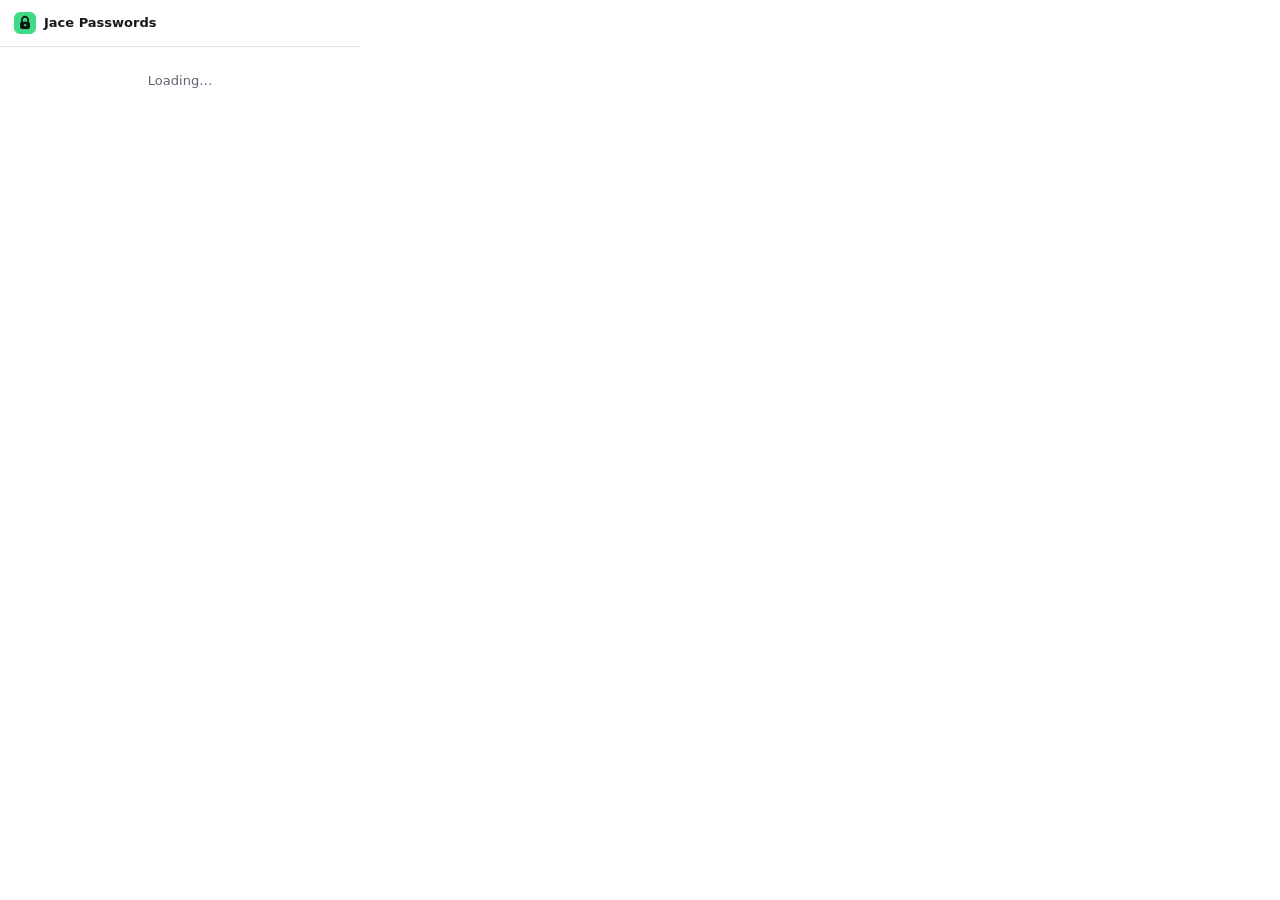
<file: extension/popup.html>
<!doctype html>
<html lang="en">
<head>
<meta charset="utf-8">
<title>Jace Passwords</title>
<link rel="stylesheet" href="popup.css">
</head>
<body>
<header><img src="icons/icon32.png" alt=""><b>Jace Passwords</b><span id="who" class="muted"></span><button id="lock" class="ghost hidden" title="Lock">🔒</button></header>
<main id="main"><p class="muted center">Loading…</p></main>
<script src="popup.js"></script>
</body>
</html>
</file>
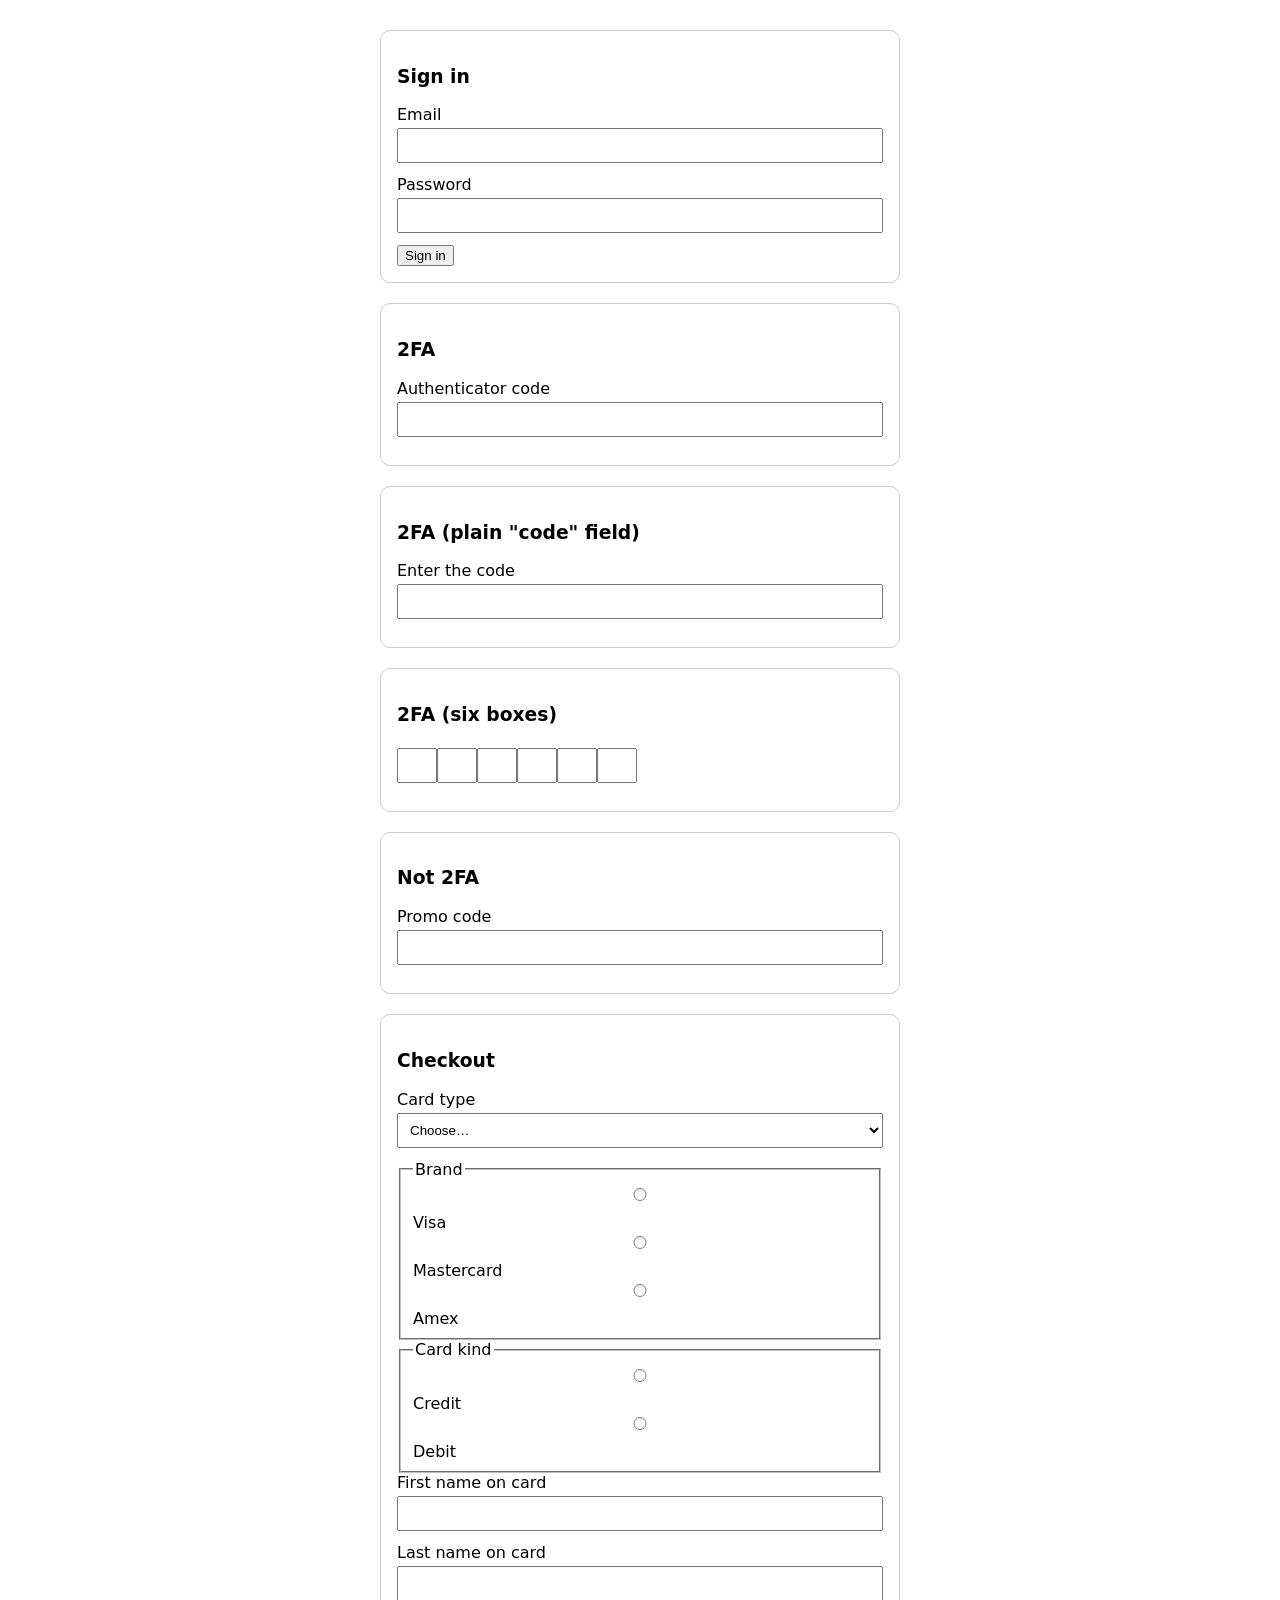
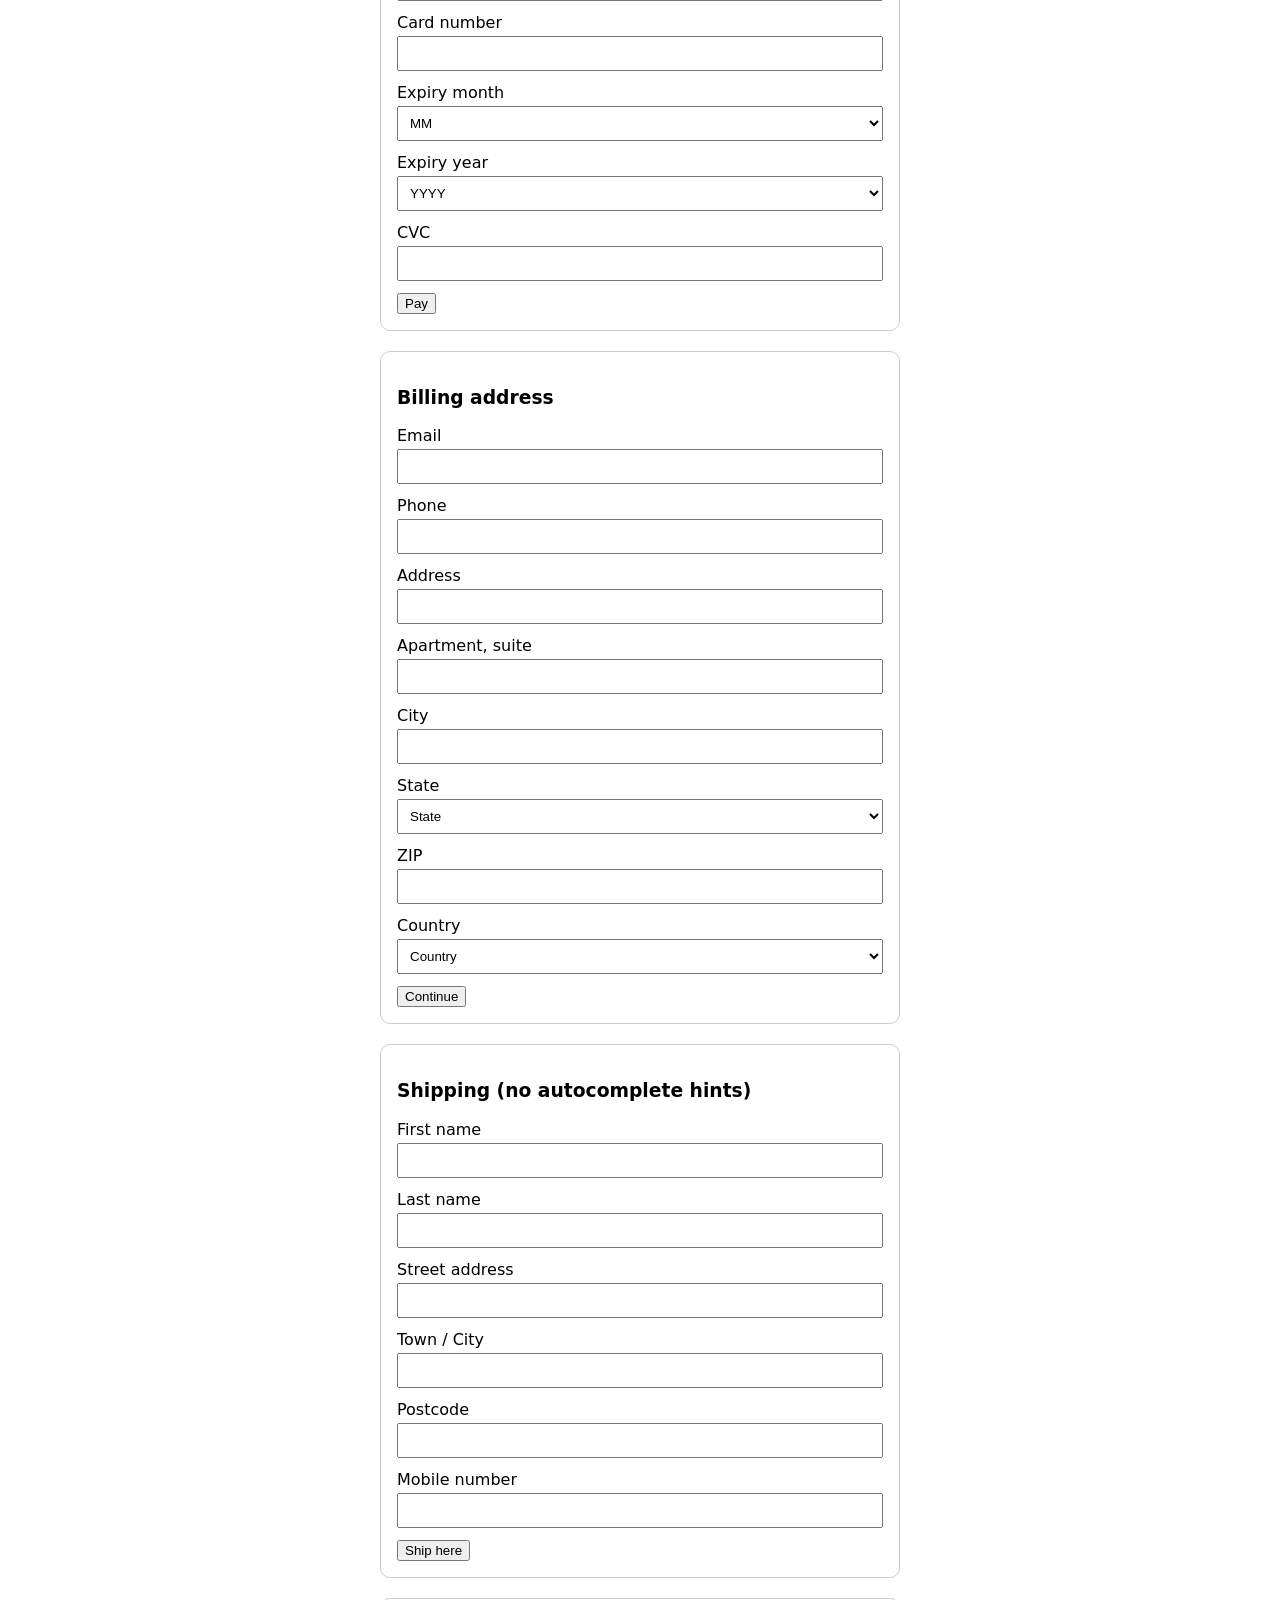
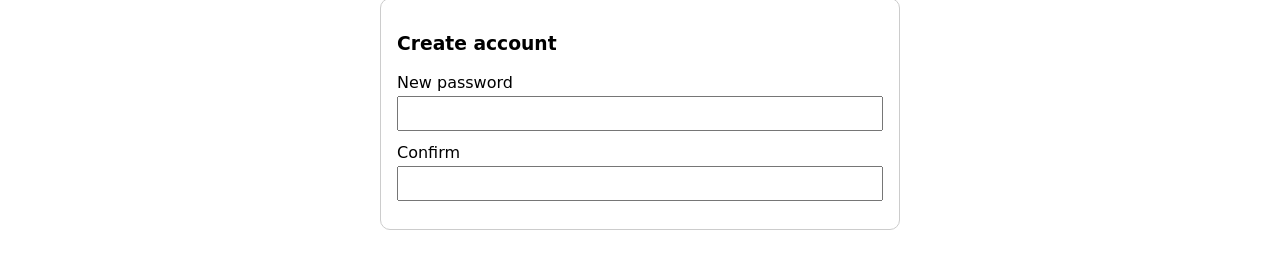
<file: tests/autofill-test.html>
<!doctype html>
<meta charset="utf-8">
<title>Autofill test page</title>
<style>body{font-family:system-ui;max-width:520px;margin:30px auto;padding:0 16px}input,select{display:block;width:100%;padding:8px;margin:4px 0 12px;box-sizing:border-box}form{border:1px solid #ccc;padding:16px;border-radius:10px;margin-bottom:20px}</style>
<!-- Open this file in a browser to try content.js without installing the extension:
     it stubs chrome.runtime with canned vault data. -->
<form id="login"><h3>Sign in</h3>
  <label>Email<input type="email" name="email" autocomplete="username"></label>
  <label>Password<input type="password" name="password" autocomplete="current-password"></label>
  <button>Sign in</button></form>
<form id="otp"><h3>2FA</h3><label>Authenticator code<input name="otp" autocomplete="one-time-code"></label></form>
<form id="otp2"><h3>2FA (plain "code" field)</h3><label>Enter the code<input name="code" inputmode="numeric" maxlength="6"></label></form>
<form id="otp3"><h3>2FA (six boxes)</h3><div class="boxes">
  <input maxlength="1" inputmode="numeric" style="width:40px;display:inline-block"><input maxlength="1" inputmode="numeric" style="width:40px;display:inline-block"><input maxlength="1" inputmode="numeric" style="width:40px;display:inline-block"><input maxlength="1" inputmode="numeric" style="width:40px;display:inline-block"><input maxlength="1" inputmode="numeric" style="width:40px;display:inline-block"><input maxlength="1" inputmode="numeric" style="width:40px;display:inline-block">
</div></form>
<form id="promo"><h3>Not 2FA</h3><label>Promo code<input name="promo_code" maxlength="8"></label></form>
<form id="pay"><h3>Checkout</h3>
  <label>Card type<select name="card_type"><option value="">Choose…</option><option value="VI">Visa</option><option value="MC">Mastercard</option><option value="AX">American Express</option></select></label>
  <fieldset><legend>Brand</legend><label><input type="radio" name="payment_brand" value="visa"> Visa</label> <label><input type="radio" name="payment_brand" value="mastercard"> Mastercard</label> <label><input type="radio" name="payment_brand" value="amex"> Amex</label></fieldset>
  <fieldset><legend>Card kind</legend><label><input type="radio" name="card_kind" value="credit"> Credit</label> <label><input type="radio" name="card_kind" value="debit"> Debit</label></fieldset>
  <label>First name on card<input name="cc_first" autocomplete="cc-given-name"></label>
  <label>Last name on card<input name="cc_last" autocomplete="cc-family-name"></label>
  <label>Card number<input name="cardnumber" autocomplete="billing cc-number"></label>
  <label>Expiry month<select name="exp_month" autocomplete="cc-exp-month"><option value="">MM</option><option value="01">01 - January</option><option value="02">02 - February</option><option value="03">03 - March</option><option value="04">04 - April</option><option value="05">05 - May</option><option value="06">06 - June</option><option value="07">07 - July</option><option value="08">08 - August</option><option value="09">09 - September</option><option value="10">10 - October</option><option value="11">11 - November</option><option value="12">12 - December</option></select></label>
  <label>Expiry year<select name="exp_year"><option value="">YYYY</option><option value="2026">2026</option><option value="2027">2027</option><option value="2028">2028</option><option value="2029">2029</option><option value="2030">2030</option><option value="2031">2031</option><option value="2032">2032</option><option value="2033">2033</option><option value="2034">2034</option><option value="2035">2035</option></select></label>
  <label>CVC<input name="cvc"></label>
  <button>Pay</button></form>
<form id="billing"><h3>Billing address</h3>
  <label>Email<input type="email" name="email" autocomplete="billing email"></label>
  <label>Phone<input type="tel" name="phone" autocomplete="billing tel"></label>
  <label>Address<input name="addr1" autocomplete="billing address-line1"></label>
  <label>Apartment, suite<input name="addr2" autocomplete="billing address-line2"></label>
  <label>City<input name="city" autocomplete="billing address-level2"></label>
  <label>State<select name="state" autocomplete="billing address-level1"><option value="">State</option><option value="CA">California</option><option value="NY">New York</option><option value="TX">Texas</option></select></label>
  <label>ZIP<input name="zip" autocomplete="billing postal-code"></label>
  <label>Country<select name="country" autocomplete="billing country"><option value="">Country</option><option value="CA">Canada</option><option value="GB">United Kingdom</option><option value="US">United States</option></select></label>
  <button>Continue</button></form>
<form id="shipping"><h3>Shipping (no autocomplete hints)</h3>
  <label>First name<input name="first_name"></label>
  <label>Last name<input name="last_name"></label>
  <label>Street address<input name="street"></label>
  <label>Town / City<input name="town"></label>
  <label>Postcode<input name="postcode"></label>
  <label>Mobile number<input name="mobile"></label>
  <button>Ship here</button></form>
<form id="signup"><h3>Create account</h3>
  <label>New password<input type="password" autocomplete="new-password"></label>
  <label>Confirm<input type="password" name="confirm_password"></label></form>
<script>
const canned = {
  status: { locked: false, account: { username: "jace" } },
  match: { site: "example.com", logins: [{ id: "L1", type: "login", title: "Example", username: "jace@example.com", hasPassword: true, hasTotp: true }],
           cards: [{ id: "C1", type: "card", title: "Everyday Visa", last4: "1111", brand: "Visa", cardType: "debit" }],
          identities: [{ id: "I1", type: "identity", title: "Home", name: "Jace Tester", email: "jace@example.com" }] },
  fill: { L1: { type: "login", username: "jace@example.com", password: "s3cret-Pass!", totp: "123456" },
          C1: { type: "card", cardholder: "Jace Tester", number: "4111111111111111", expMonth: "09", expYear: "2029", cvv: "123", brand: "Visa", cardType: "debit" },
          I1: { type: "identity", fullName: "Jace Q Tester", email: "jace@example.com", phone: "+1 555 0100", address1: "1 Main St", address2: "Apt 4",
                city: "Los Angeles", state: "California", zip: "90001", country: "United States" } },
  generate: { password: "Gen-Erated-Pa55!" },
  "field-rules-for": { mine: {}, shared: { "name:promo_code": "username", "name:cc_first": "password" } }, // field reports: the 2nd is refused (not a password box)
  "field-report": { saved: true, shared: true },
  "email-codes": { codes: [{ code: "482913", provider: "Gmail", from: "[GitHub] Please verify your device" }], inboxes: 1 },
};
window.chrome = { runtime: { onMessage: { addListener() {} }, sendMessage(msg, cb) {
  if (msg.type === "submitted-items") window.__captured = msg;
  const r = msg.type === "fill" ? canned.fill[msg.id] : msg.type === "totp-for-tab" ? { totp: "123456" } : canned[msg.type] || { none: true };
  setTimeout(() => cb(r), 10);
} } };
</script>
<script src="../extension/mailcodes.js"></script>
<script src="../extension/content.js"></script>
</file>
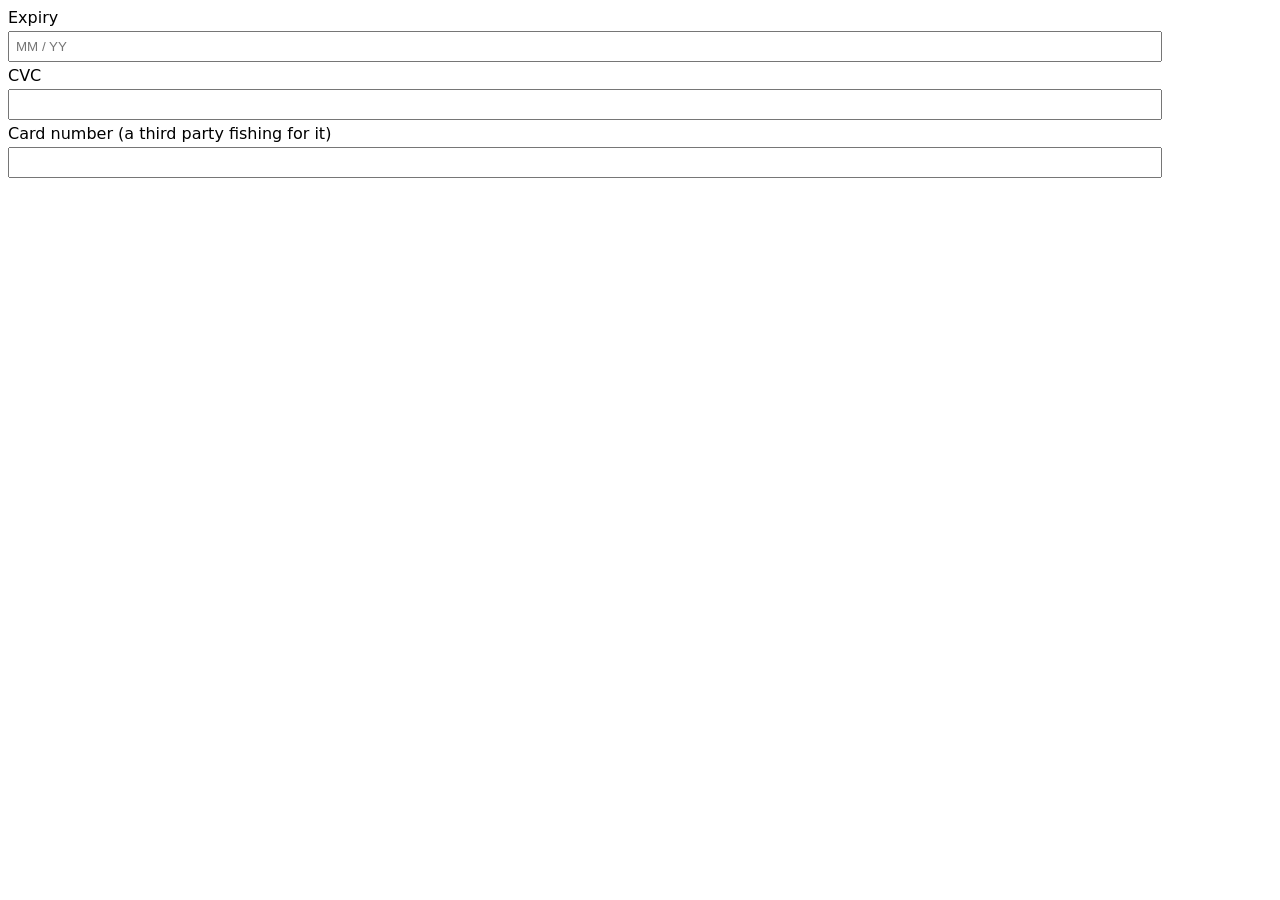
<file: tests/frames-child.html>
<!doctype html>
<meta charset="utf-8">
<style>body{font-family:system-ui;margin:8px}input{display:block;width:90%;padding:6px;margin:4px 0}</style>
<!-- A card-fields frame (like Stripe's). Loaded same-site, and from 127.0.0.1 as a stand-in for a third-party ad frame. -->
<label>Expiry<input name="exp" autocomplete="cc-exp" placeholder="MM / YY"></label>
<label>CVC<input name="cvc" autocomplete="cc-csc"></label>
<label>Card number (a third party fishing for it)<input name="cardnumber" autocomplete="cc-number"></label>
<script src="/tests/frames-stub.js"></script>
</file>
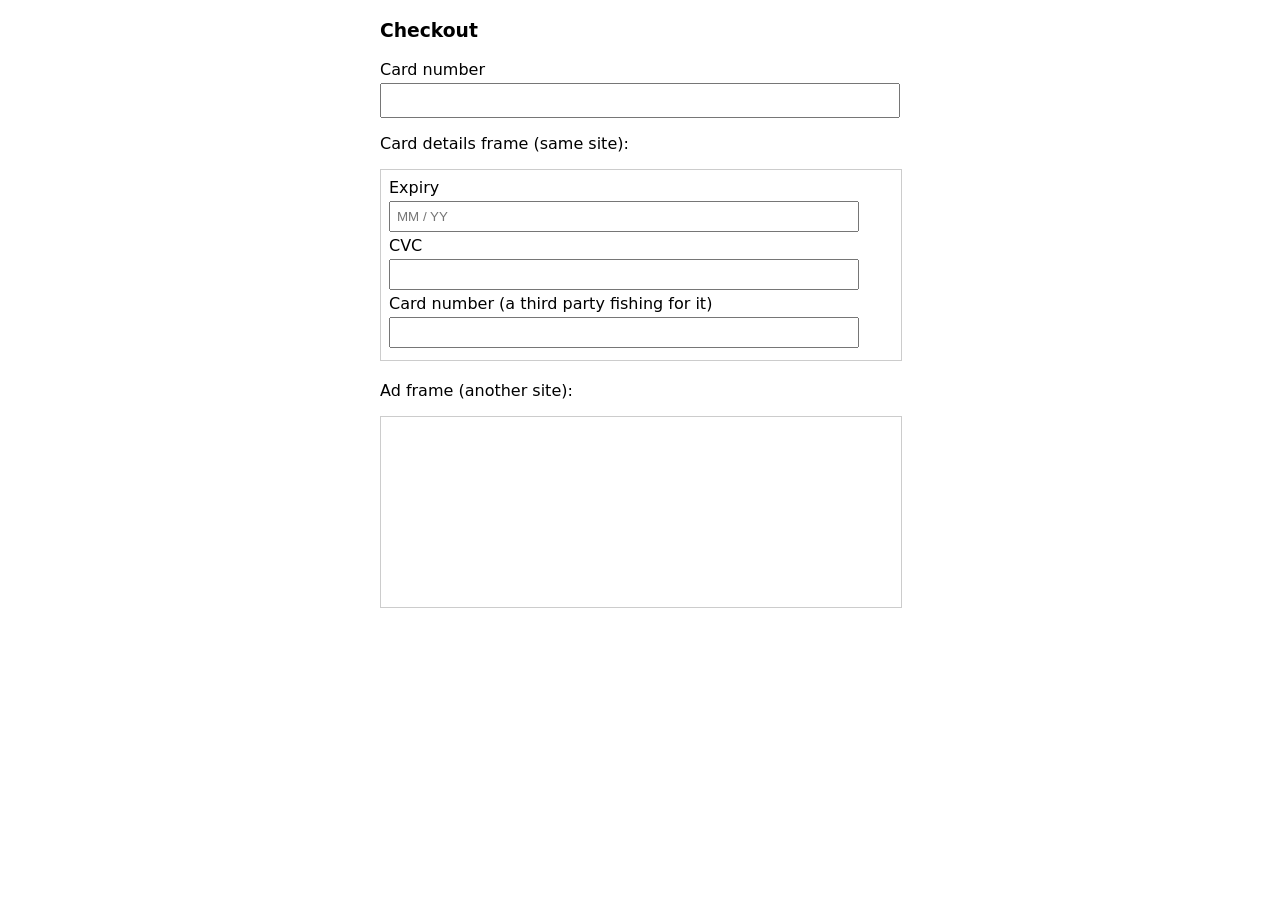
<file: tests/frames-test.html>
<!doctype html>
<meta charset="utf-8">
<title>Frame fill test</title>
<style>body{font-family:system-ui;max-width:520px;margin:20px auto}input{display:block;width:100%;padding:8px;margin:4px 0 12px;box-sizing:border-box}iframe{width:100%;height:190px;border:1px solid #ccc}</style>
<!-- Open from http://localhost:47699/tests/frames-test.html. The first frame is the same site; the second
     (127.0.0.1) counts as another site and must never receive card details. -->
<h3>Checkout</h3>
<label>Card number<input name="cardnumber" autocomplete="cc-number"></label>
<p>Card details frame (same site):</p>
<iframe id="same" src="/tests/frames-child.html"></iframe>
<p>Ad frame (another site):</p>
<iframe id="other"></iframe>
<script>document.getElementById("other").src = `http://127.0.0.1:${location.port}/tests/frames-child.html`;</script>
<script src="/tests/frames-stub.js"></script>
</file>
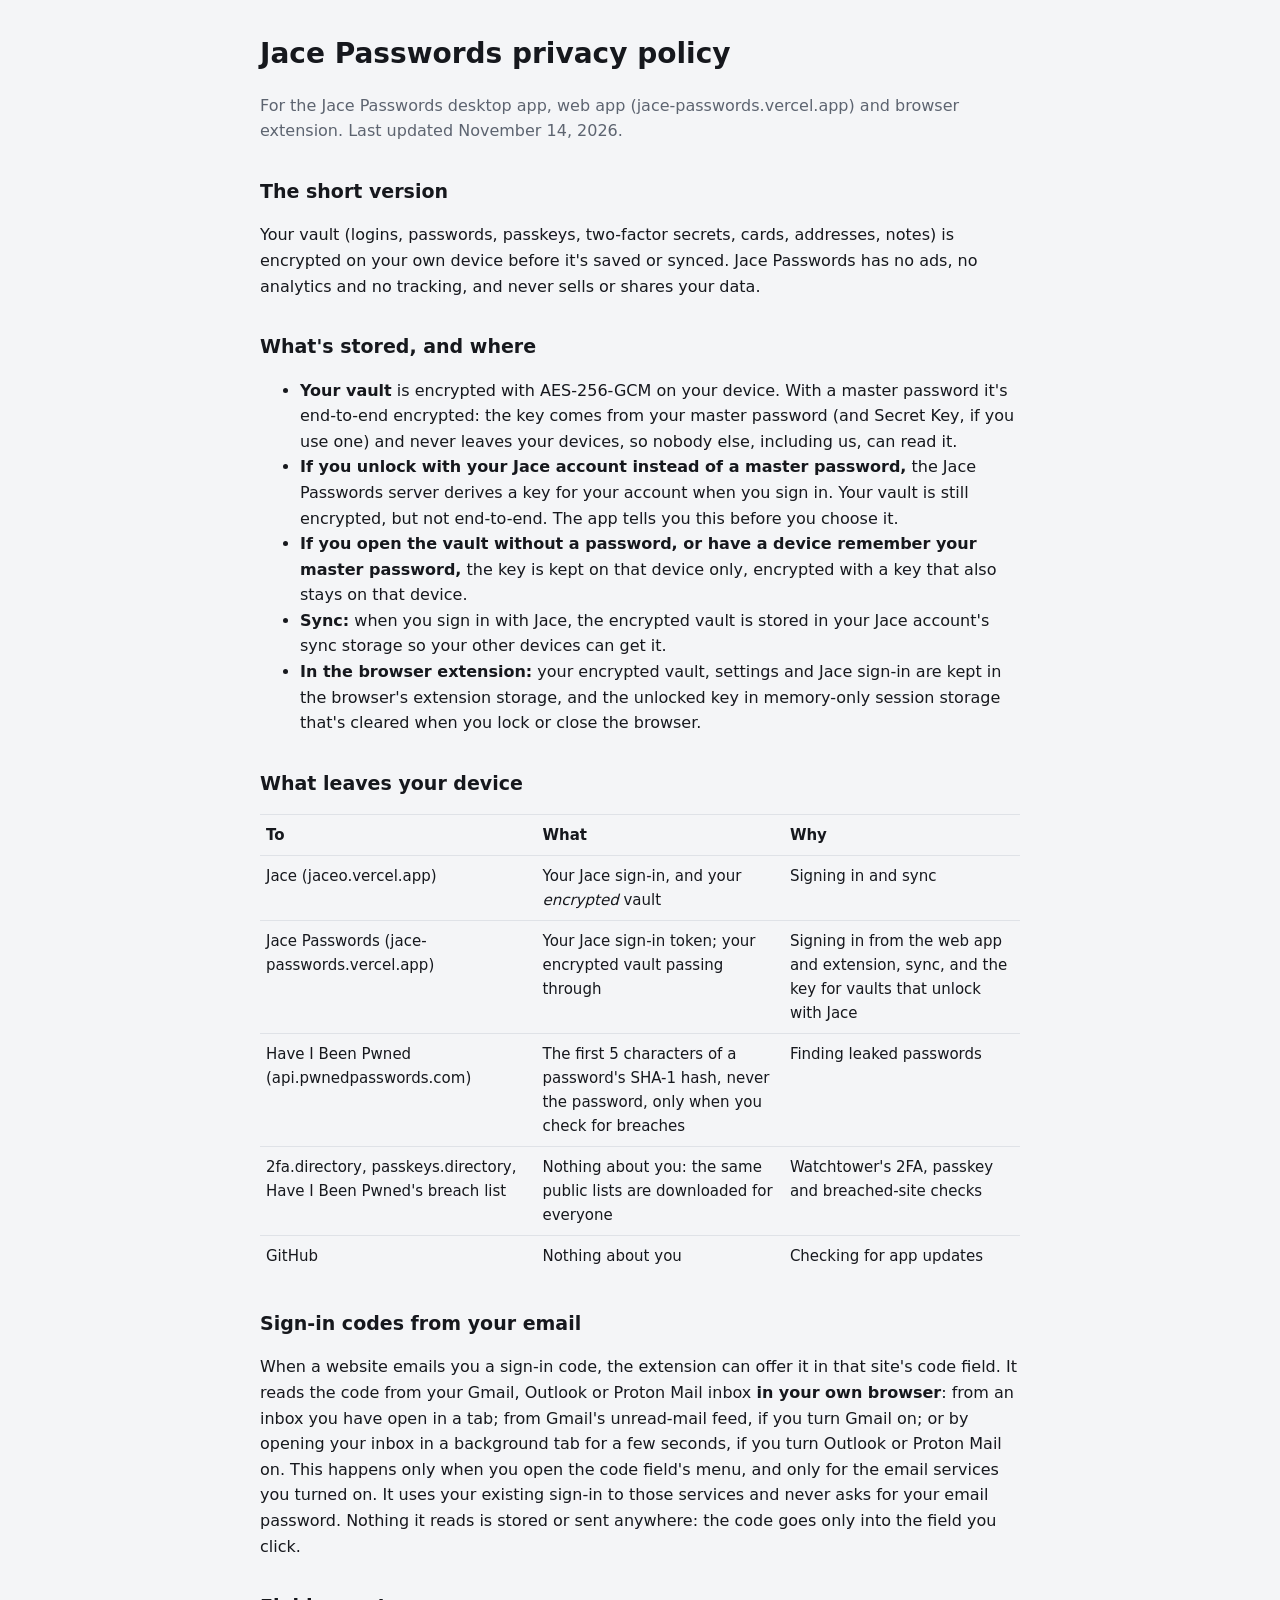
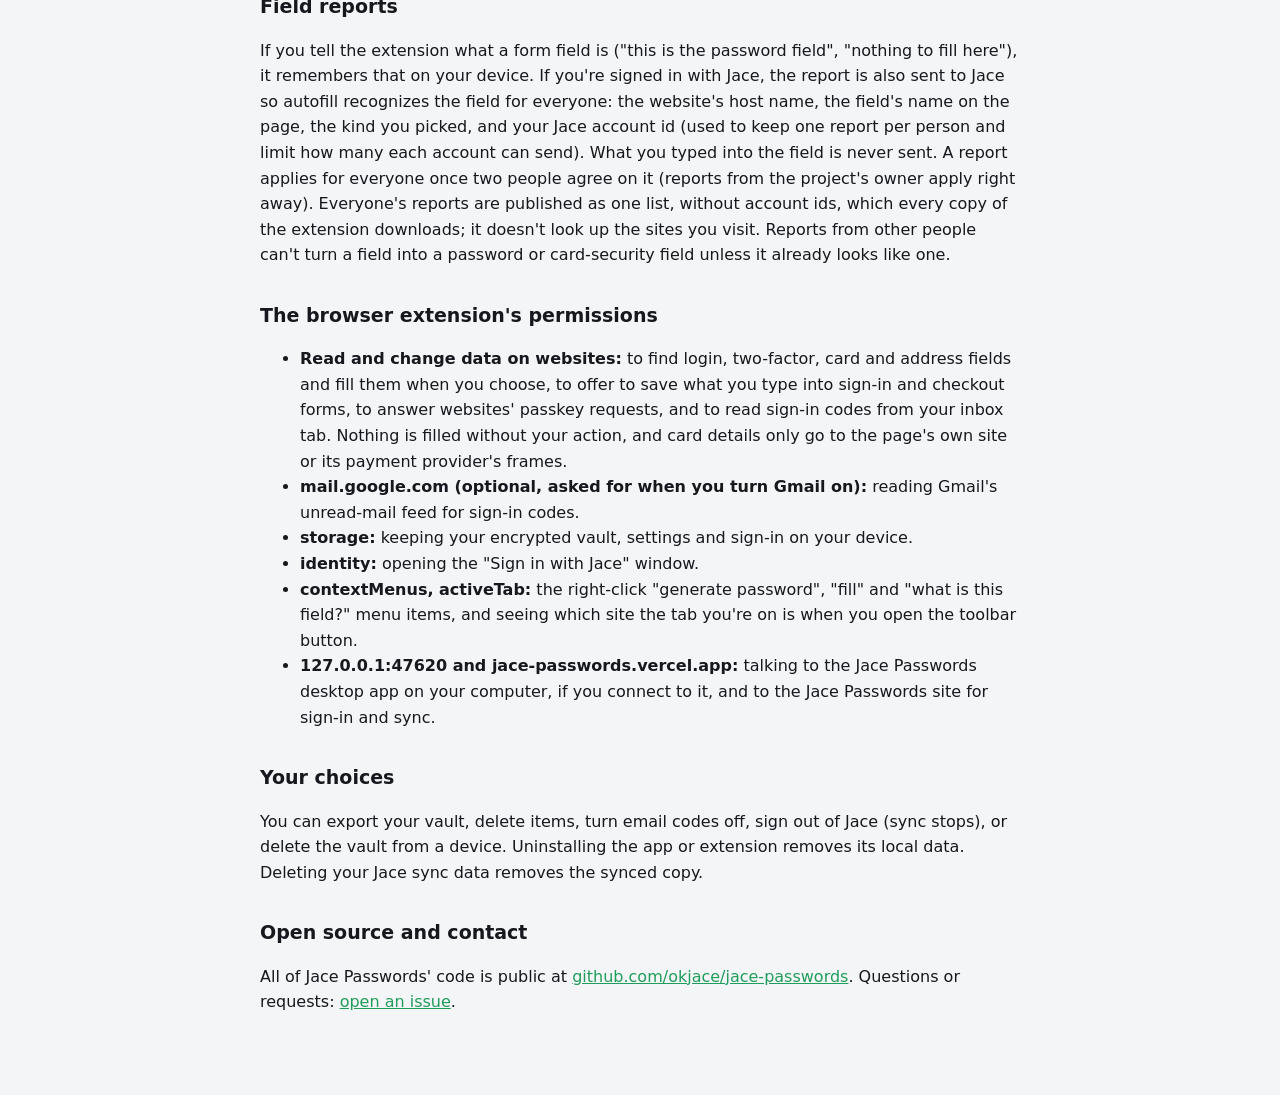
<file: jace_passwords/web/privacy.html>
<!doctype html>
<html lang="en">
<head>
<meta charset="utf-8">
<meta name="viewport" content="width=device-width, initial-scale=1">
<title>Jace Passwords privacy policy</title>
<link rel="icon" href="/icon.svg">
<style>
  :root { --bg: #f4f5f7; --panel: #fff; --text: #16181d; --muted: #5d6470; --accent: #1f9d5a; --line: #dfe2e7; }
  @media (prefers-color-scheme: dark) { :root { --bg: #111317; --panel: #1c1f26; --text: #e6e8eb; --muted: #8b919c; --accent: #3ddc84; --line: #2a2f38; } }
  body { margin: 0; background: var(--bg); color: var(--text); font: 16px/1.6 system-ui, sans-serif; }
  main { max-width: 760px; margin: 0 auto; padding: 32px 16px 64px; }
  h1 { font-size: 28px; margin: 0 0 4px; } h2 { font-size: 19px; margin-top: 32px; }
  .muted { color: var(--muted); } a { color: var(--accent); }
  .table { overflow-x: auto; }
  table { border-collapse: collapse; width: 100%; font-size: 15px; } td, th { border-top: 1px solid var(--line); padding: 8px 6px; text-align: left; vertical-align: top; }
</style>
</head>
<body><main>
<h1>Jace Passwords privacy policy</h1>
<p class="muted">For the Jace Passwords desktop app, web app (jace-passwords.vercel.app) and browser extension. Last updated November 14, 2026.</p>

<h2>The short version</h2>
<p>Your vault (logins, passwords, passkeys, two-factor secrets, cards, addresses, notes) is encrypted on your own device before it's saved or synced. Jace Passwords has no ads, no analytics and no tracking, and never sells or shares your data.</p>

<h2>What's stored, and where</h2>
<ul>
  <li><b>Your vault</b> is encrypted with AES-256-GCM on your device. With a master password it's end-to-end encrypted: the key comes from your master password (and Secret Key, if you use one) and never leaves your devices, so nobody else, including us, can read it.</li>
  <li><b>If you unlock with your Jace account instead of a master password,</b> the Jace Passwords server derives a key for your account when you sign in. Your vault is still encrypted, but not end-to-end. The app tells you this before you choose it.</li>
  <li><b>If you open the vault without a password, or have a device remember your master password,</b> the key is kept on that device only, encrypted with a key that also stays on that device.</li>
  <li><b>Sync:</b> when you sign in with Jace, the encrypted vault is stored in your Jace account's sync storage so your other devices can get it.</li>
  <li><b>In the browser extension:</b> your encrypted vault, settings and Jace sign-in are kept in the browser's extension storage, and the unlocked key in memory-only session storage that's cleared when you lock or close the browser.</li>
</ul>

<h2>What leaves your device</h2>
<div class="table"><table>
  <tr><th>To</th><th>What</th><th>Why</th></tr>
  <tr><td>Jace (jaceo.vercel.app)</td><td>Your Jace sign-in, and your <i>encrypted</i> vault</td><td>Signing in and sync</td></tr>
  <tr><td>Jace Passwords (jace-passwords.vercel.app)</td><td>Your Jace sign-in token; your encrypted vault passing through</td><td>Signing in from the web app and extension, sync, and the key for vaults that unlock with Jace</td></tr>
  <tr><td>Have I Been Pwned (api.pwnedpasswords.com)</td><td>The first 5 characters of a password's SHA-1 hash, never the password, only when you check for breaches</td><td>Finding leaked passwords</td></tr>
  <tr><td>2fa.directory, passkeys.directory, Have I Been Pwned's breach list</td><td>Nothing about you: the same public lists are downloaded for everyone</td><td>Watchtower's 2FA, passkey and breached-site checks</td></tr>
  <tr><td>GitHub</td><td>Nothing about you</td><td>Checking for app updates</td></tr>
</table></div>

<h2>Sign-in codes from your email</h2>
<p>When a website emails you a sign-in code, the extension can offer it in that site's code field. It reads the code from your Gmail, Outlook or Proton Mail inbox <b>in your own browser</b>: from an inbox you have open in a tab; from Gmail's unread-mail feed, if you turn Gmail on; or by opening your inbox in a background tab for a few seconds, if you turn Outlook or Proton Mail on. This happens only when you open the code field's menu, and only for the email services you turned on. It uses your existing sign-in to those services and never asks for your email password. Nothing it reads is stored or sent anywhere: the code goes only into the field you click.</p>

<h2>Field reports</h2>
<p>If you tell the extension what a form field is ("this is the password field", "nothing to fill here"), it remembers that on your device. If you're signed in with Jace, the report is also sent to Jace so autofill recognizes the field for everyone: the website's host name, the field's name on the page, the kind you picked, and your Jace account id (used to keep one report per person and limit how many each account can send). What you typed into the field is never sent. A report applies for everyone once two people agree on it (reports from the project's owner apply right away). Everyone's reports are published as one list, without account ids, which every copy of the extension downloads; it doesn't look up the sites you visit. Reports from other people can't turn a field into a password or card-security field unless it already looks like one.</p>

<h2>The browser extension's permissions</h2>
<ul>
  <li><b>Read and change data on websites:</b> to find login, two-factor, card and address fields and fill them when you choose, to offer to save what you type into sign-in and checkout forms, to answer websites' passkey requests, and to read sign-in codes from your inbox tab. Nothing is filled without your action, and card details only go to the page's own site or its payment provider's frames.</li>
  <li><b>mail.google.com (optional, asked for when you turn Gmail on):</b> reading Gmail's unread-mail feed for sign-in codes.</li>
  <li><b>storage:</b> keeping your encrypted vault, settings and sign-in on your device.</li>
  <li><b>identity:</b> opening the "Sign in with Jace" window.</li>
  <li><b>contextMenus, activeTab:</b> the right-click "generate password", "fill" and "what is this field?" menu items, and seeing which site the tab you're on is when you open the toolbar button.</li>
  <li><b>127.0.0.1:47620 and jace-passwords.vercel.app:</b> talking to the Jace Passwords desktop app on your computer, if you connect to it, and to the Jace Passwords site for sign-in and sync.</li>
</ul>

<h2>Your choices</h2>
<p>You can export your vault, delete items, turn email codes off, sign out of Jace (sync stops), or delete the vault from a device. Uninstalling the app or extension removes its local data. Deleting your Jace sync data removes the synced copy.</p>

<h2>Open source and contact</h2>
<p>All of Jace Passwords' code is public at <a href="https://github.com/okjace/jace-passwords">github.com/okjace/jace-passwords</a>. Questions or requests: <a href="https://github.com/okjace/jace-passwords/issues">open an issue</a>.</p>
</main></body>
</html>
</file>
<file: extension/popup.css>
:root { --bg: #fff; --panel: #eceef1; --line: #dfe2e7; --text: #16181d; --muted: #5d6470; --accent: #1f9d5a; --on-accent: #fff; }
@media (prefers-color-scheme: dark) { :root { --bg: #1c1f26; --panel: #23272f; --line: #2a2f38; --text: #e6e8eb; --muted: #8b919c; --accent: #3ddc84; --on-accent: #0c1410; } }
* { box-sizing: border-box; }
body { margin: 0; width: 360px; min-height: 200px; background: var(--bg); color: var(--text); font: 13px/1.4 system-ui, sans-serif; }
header { display: flex; align-items: center; gap: 8px; padding: 12px 14px; border-bottom: 1px solid var(--line); }
header img { width: 22px; height: 22px; }
header #who { margin-left: auto; font-size: 12px; }
main { padding: 12px; max-height: 520px; overflow: auto; }
.muted { color: var(--muted); }
.center { text-align: center; }
.hidden { display: none !important; }
input { width: 100%; padding: 9px 11px; border-radius: 9px; border: 1px solid var(--line); background: var(--panel); color: inherit; font: inherit; outline: none; }
input:focus { border-color: var(--accent); }
button { font: inherit; color: inherit; cursor: pointer; }
.btn { width: 100%; margin-top: 8px; padding: 9px; border: 0; border-radius: 9px; background: var(--accent); color: var(--on-accent); font-weight: 650; }
.ghost { border: 0; background: none; padding: 4px 6px; border-radius: 6px; }
.ghost:hover { background: var(--panel); }
.sec { font-size: 11px; text-transform: uppercase; letter-spacing: .06em; color: var(--muted); margin: 12px 4px 6px; }
.it { display: flex; align-items: center; gap: 10px; padding: 8px; border-radius: 10px; }
.it:hover { background: var(--panel); }
.tile { width: 30px; height: 30px; border-radius: 8px; color: #fff; display: grid; place-items: center; font-weight: 800; flex: none; }
.m { flex: 1; min-width: 0; }
.t { font-weight: 600; white-space: nowrap; overflow: hidden; text-overflow: ellipsis; }
.s { font-size: 12px; color: var(--muted); white-space: nowrap; overflow: hidden; text-overflow: ellipsis; }
.acts { display: flex; gap: 2px; }
.err { color: #e03e52; margin-top: 6px; min-height: 1em; }
.tabs { display: flex; gap: 4px; background: var(--panel); padding: 3px; border-radius: 9px; margin-bottom: 10px; }
.tabs button { flex: 1; border: 0; background: none; padding: 6px; border-radius: 7px; font-weight: 600; color: var(--muted); }
.tabs button.on { background: var(--bg); color: var(--text); }
.gen { font-family: ui-monospace, monospace; font-size: 15px; padding: 14px; background: var(--panel); border-radius: 10px; word-break: break-all; }
.code { font-family: ui-monospace, monospace; font-weight: 700; letter-spacing: .08em; }
footer { padding: 8px 12px 12px; display: flex; justify-content: space-between; flex-wrap: wrap; gap: 6px 12px; }
footer a { color: var(--accent); cursor: pointer; font-size: 12px; }
.update { background: var(--accent); color: var(--on-accent); padding: 8px 12px; font-size: 12px; font-weight: 600; }
.update a { color: inherit; text-decoration: underline; cursor: pointer; }

.mrow { display: flex; gap: 8px; align-items: flex-start; padding: 8px 2px; border-top: 1px solid var(--line, rgba(127,127,127,.2)); cursor: pointer; }
.mrow input { width: auto; margin: 3px 0 0; flex: none; }
</file>
